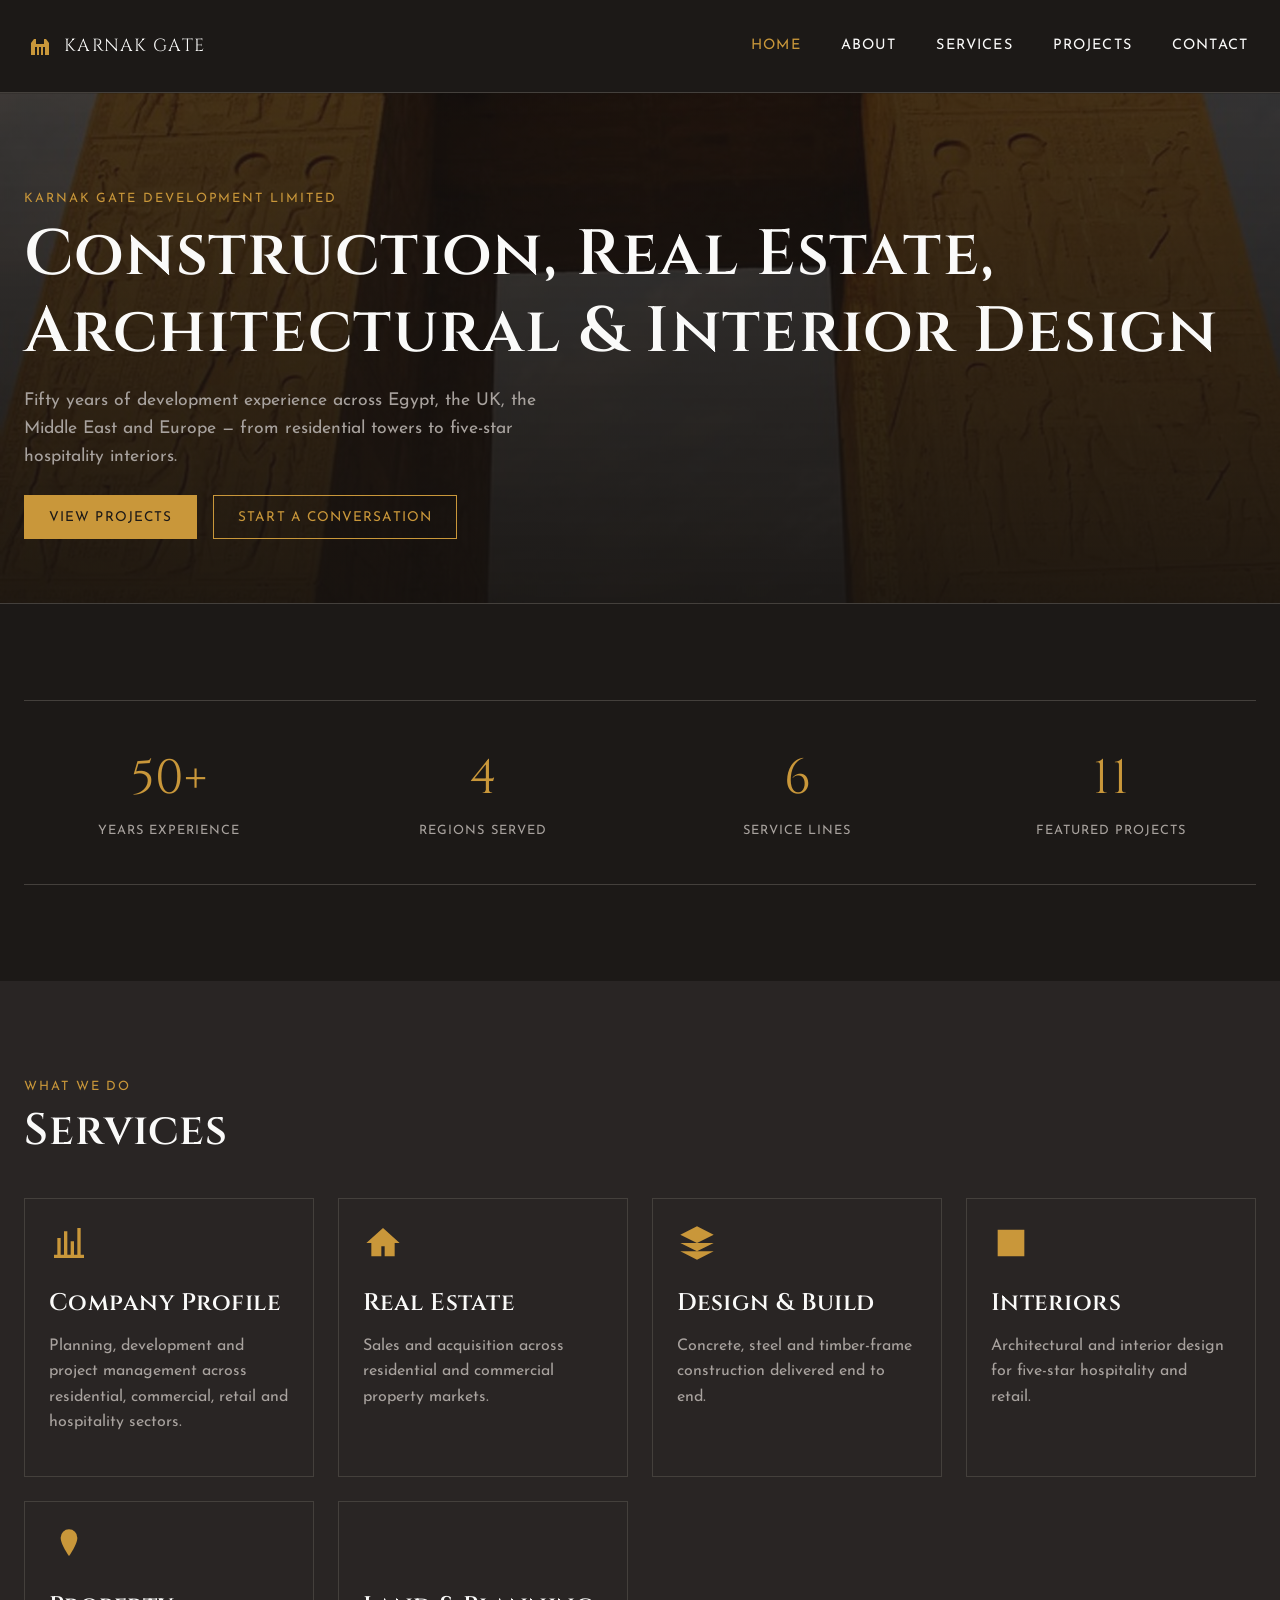
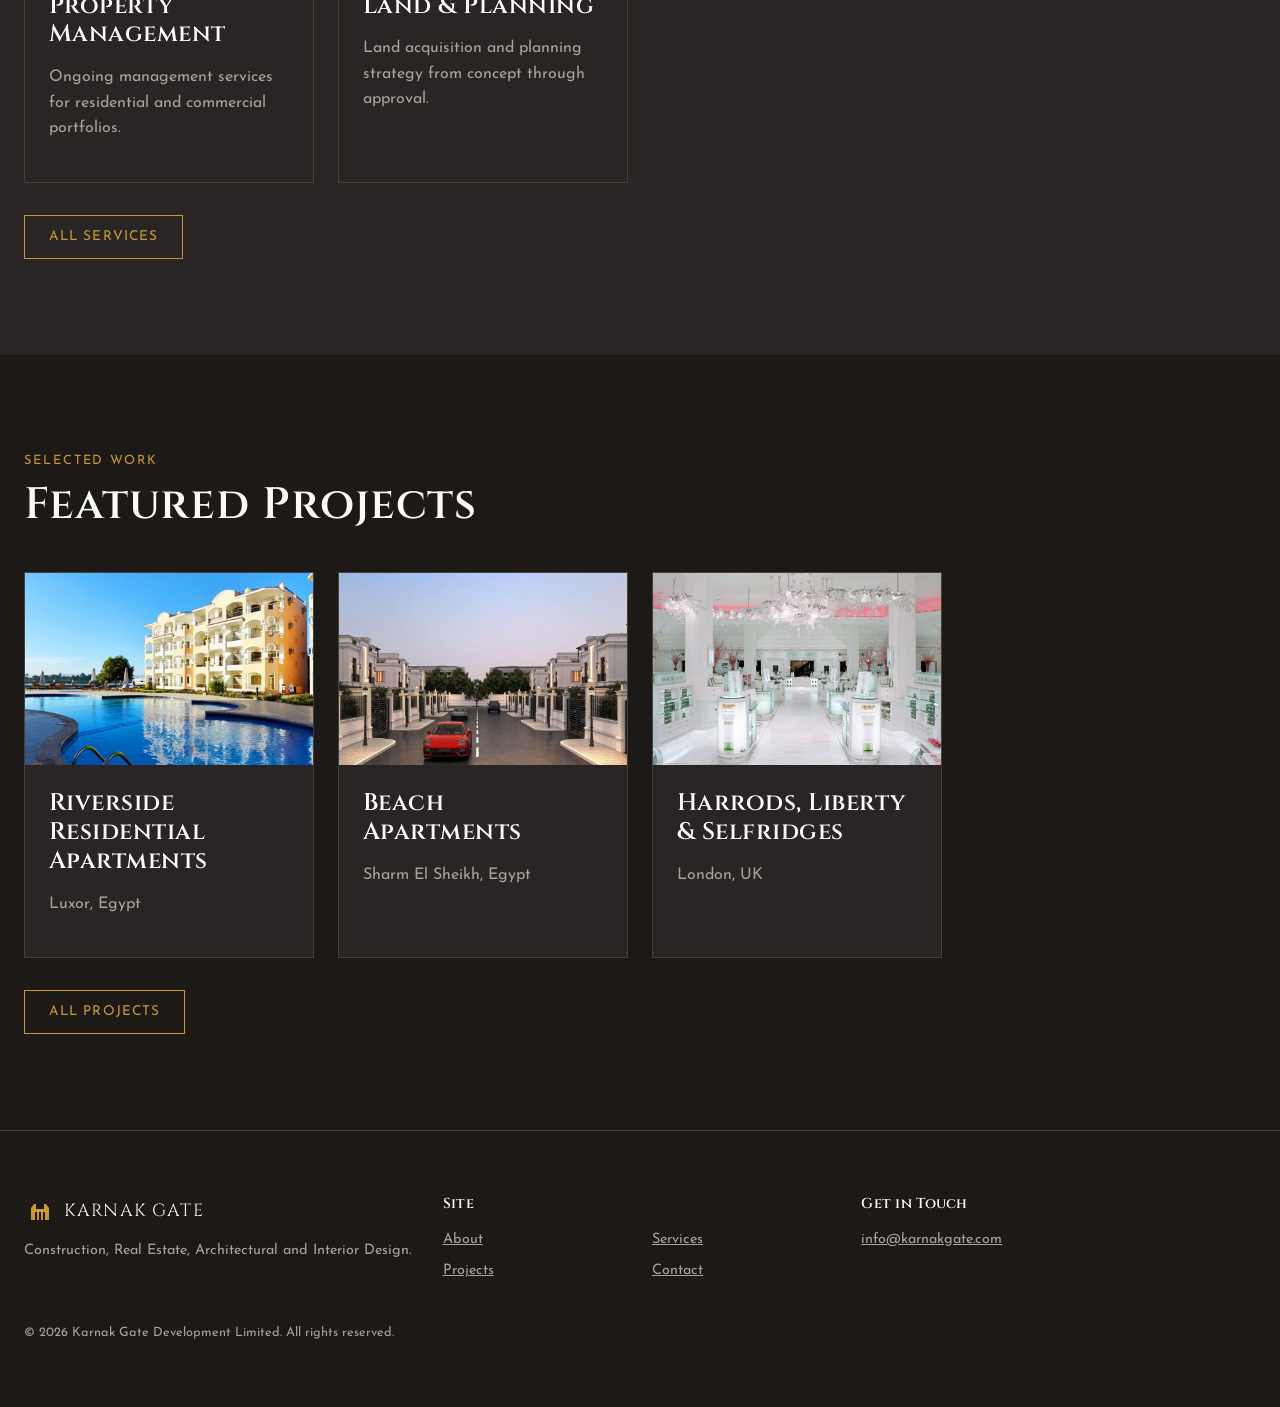
<file: index.html>
<!doctype html>
<html lang="en">
<head>
<meta charset="UTF-8">
<meta name="viewport" content="width=device-width, initial-scale=1">
<title>Karnak Gate | Construction, Real Estate & Architecture</title>
<meta name="description" content="Karnak Gate Development Limited — 50 years of construction, real estate, architectural and interior design experience across Egypt, the UK and Europe.">
<link rel="icon" href="favicon.svg" type="image/svg+xml">
<link rel="preconnect" href="https://fonts.googleapis.com">
<link rel="preconnect" href="https://fonts.gstatic.com" crossorigin>
<link href="https://fonts.googleapis.com/css2?family=Cinzel:wght@500;600;700&family=Josefin+Sans:wght@300;400;500;600&display=swap" rel="stylesheet">
<link rel="stylesheet" href="css/styles.css">
</head>
<body>
<a class="skip-link" href="#main">Skip to content</a>
<header class="site-header">
  <div class="container">
    <a class="brand" href="index.html">
      <svg viewBox="0 0 64 64" aria-hidden="true"><path d="M14 50V26l6-8h4v10h16V18h4l6 8v24h-8V34h-4v16h-4V34h-4v16h-4V34h-4v16z"/></svg>
      <span class="brand-name">KARNAK GATE</span>
    </a>
    <nav class="nav" aria-label="Primary">
      <ul class="nav-links" id="nav-links">
        <li><a href="index.html" aria-current="page">Home</a></li>
        <li><a href="about.html">About</a></li>
        <li><a href="services.html">Services</a></li>
        <li><a href="projects.html">Projects</a></li>
        <li><a href="contact.html">Contact</a></li>
      </ul>
      <button class="nav-toggle" aria-label="Toggle navigation menu" aria-expanded="false" aria-controls="nav-links">
        <svg width="20" height="20" viewBox="0 0 20 20" aria-hidden="true"><path d="M2 5h16M2 10h16M2 15h16" stroke="currentColor" stroke-width="2"/></svg>
      </button>
    </nav>
  </div>
</header>

<main id="main">
  <section class="hero" style="background-image:linear-gradient(180deg, rgba(20,17,15,0.78), rgba(20,17,15,0.94)), url('images/hero-karnak-gate.jpg');background-size:cover;background-position:center;">
    <div class="container">
      <span class="eyebrow reveal">Karnak Gate Development Limited</span>
      <h1 class="reveal">Construction, Real Estate, Architectural &amp; Interior Design</h1>
      <p class="reveal" style="max-width:560px;font-size:1.1rem;">Fifty years of development experience across Egypt, the UK, the Middle East and Europe — from residential towers to five-star hospitality interiors.</p>
      <div class="reveal" style="display:flex;gap:1rem;flex-wrap:wrap;margin-top:1.5rem;">
        <a class="btn btn-primary" href="projects.html">View Projects</a>
        <a class="btn" href="contact.html">Start a Conversation</a>
      </div>
    </div>
  </section>

  <section class="section">
    <div class="container">
      <div class="stat-strip">
        <div class="stat reveal"><span class="stat-value"><span data-count-to="50">0</span>+</span><span class="stat-label">Years Experience</span></div>
        <div class="stat reveal"><span class="stat-value"><span data-count-to="4">0</span></span><span class="stat-label">Regions Served</span></div>
        <div class="stat reveal"><span class="stat-value"><span data-count-to="6">0</span></span><span class="stat-label">Service Lines</span></div>
        <div class="stat reveal"><span class="stat-value"><span data-count-to="11">0</span></span><span class="stat-label">Featured Projects</span></div>
      </div>
    </div>
  </section>

  <section class="section section-panel">
    <div class="container">
      <div class="section-header reveal">
        <span class="eyebrow">What We Do</span>
        <h2>Services</h2>
      </div>
      <div class="card-grid">
        <div class="card reveal"><svg viewBox="0 0 24 24" aria-hidden="true"><path d="M3 21h18v-2H3v2zM5 19h2V9H5v10zm4 0h2V5H9v14zm4 0h2v-8h-2v8zm4 0h2V3h-2v16z"/></svg><h3>Company Profile</h3><p>Planning, development and project management across residential, commercial, retail and hospitality sectors.</p></div>
        <div class="card reveal"><svg viewBox="0 0 24 24" aria-hidden="true"><path d="M12 3 2 12h3v8h6v-6h2v6h6v-8h3z"/></svg><h3>Real Estate</h3><p>Sales and acquisition across residential and commercial property markets.</p></div>
        <div class="card reveal"><svg viewBox="0 0 24 24" aria-hidden="true"><path d="M12 2 2 7l10 5 10-5zM2 17l10 5 10-5M2 12l10 5 10-5"/></svg><h3>Design &amp; Build</h3><p>Concrete, steel and timber-frame construction delivered end to end.</p></div>
        <div class="card reveal"><svg viewBox="0 0 24 24" aria-hidden="true"><path d="M4 4h16v16H4zM4 12h16M12 4v16"/></svg><h3>Interiors</h3><p>Architectural and interior design for five-star hospitality and retail.</p></div>
        <div class="card reveal"><svg viewBox="0 0 24 24" aria-hidden="true"><path d="M12 2a5 5 0 0 1 5 5c0 4-5 11-5 11S7 11 7 7a5 5 0 0 1 5-5z"/></svg><h3>Property Management</h3><p>Ongoing management services for residential and commercial portfolios.</p></div>
        <div class="card reveal"><svg viewBox="0 0 24 24" aria-hidden="true"><path d="M3 13h18M3 6h18M3 20h18"/></svg><h3>Land &amp; Planning</h3><p>Land acquisition and planning strategy from concept through approval.</p></div>
      </div>
      <div style="margin-top:2rem;">
        <a class="btn" href="services.html">All Services</a>
      </div>
    </div>
  </section>

  <section class="section">
    <div class="container">
      <div class="section-header reveal">
        <span class="eyebrow">Selected Work</span>
        <h2>Featured Projects</h2>
      </div>
      <div class="card-grid">
        <div class="card reveal"><div class="card-media"><img src="images/project-riverside-luxor.jpg" alt="Riverside Residential Apartments, Luxor" loading="lazy" width="900" height="600"></div><h3>Riverside Residential Apartments</h3><p>Luxor, Egypt</p></div>
        <div class="card reveal"><div class="card-media"><img src="images/project-private-residential-hurghada.jpg" alt="Beach Apartments, Sharm El Sheikh" loading="lazy" width="900" height="600"></div><h3>Beach Apartments</h3><p>Sharm El Sheikh, Egypt</p></div>
        <div class="card reveal"><div class="card-media"><img src="images/project-harrods-liberty-selfridges.jpg" alt="Harrods, Liberty and Selfridges interior fit-out" loading="lazy" width="900" height="600"></div><h3>Harrods, Liberty &amp; Selfridges</h3><p>London, UK</p></div>
      </div>
      <div style="margin-top:2rem;">
        <a class="btn" href="projects.html">All Projects</a>
      </div>
    </div>
  </section>
</main>

<footer class="site-footer">
  <div class="container footer-grid">
    <div>
      <div class="brand" style="margin-bottom:0.75rem;">
        <svg viewBox="0 0 64 64" width="28" height="28" aria-hidden="true"><path d="M14 50V26l6-8h4v10h16V18h4l6 8v24h-8V34h-4v16h-4V34h-4v16h-4V34h-4v16z" fill="#C9973A"/></svg>
        <span class="brand-name">KARNAK GATE</span>
      </div>
      <p>Construction, Real Estate, Architectural and Interior Design.</p>
    </div>
    <div>
      <h4 style="font-size:0.9rem;color:var(--stone);">Site</h4>
      <div class="footer-links">
        <p><a href="about.html">About</a></p>
        <p><a href="services.html">Services</a></p>
        <p><a href="projects.html">Projects</a></p>
        <p><a href="contact.html">Contact</a></p>
      </div>
    </div>
    <div>
      <h4 style="font-size:0.9rem;color:var(--stone);">Get in Touch</h4>
      <p><a href="mailto:info@karnakgate.com">info@karnakgate.com</a></p>
    </div>
  </div>
  <div class="container" style="margin-top:2rem;font-size:0.8rem;">
    &copy; 2026 Karnak Gate Development Limited. All rights reserved.
  </div>
</footer>

<script src="js/main.js" defer></script>
</body>
</html>
</file>
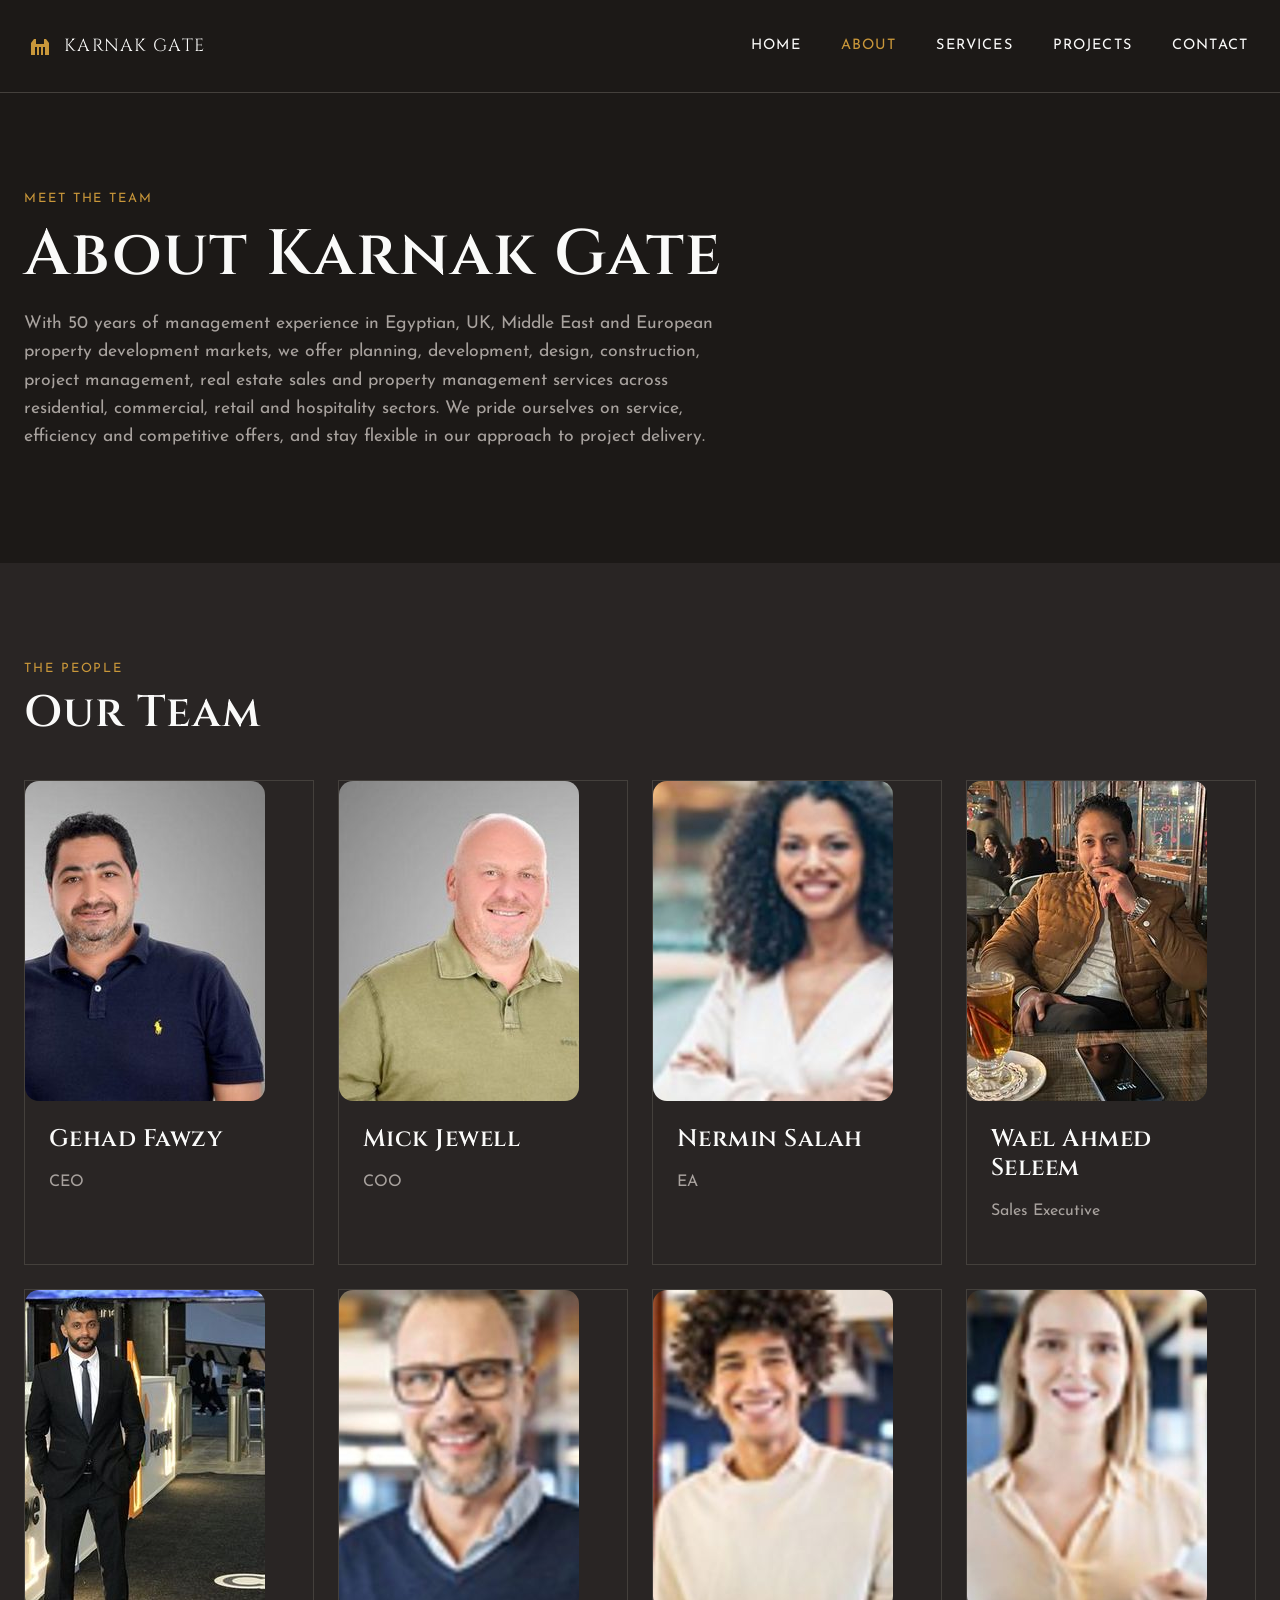
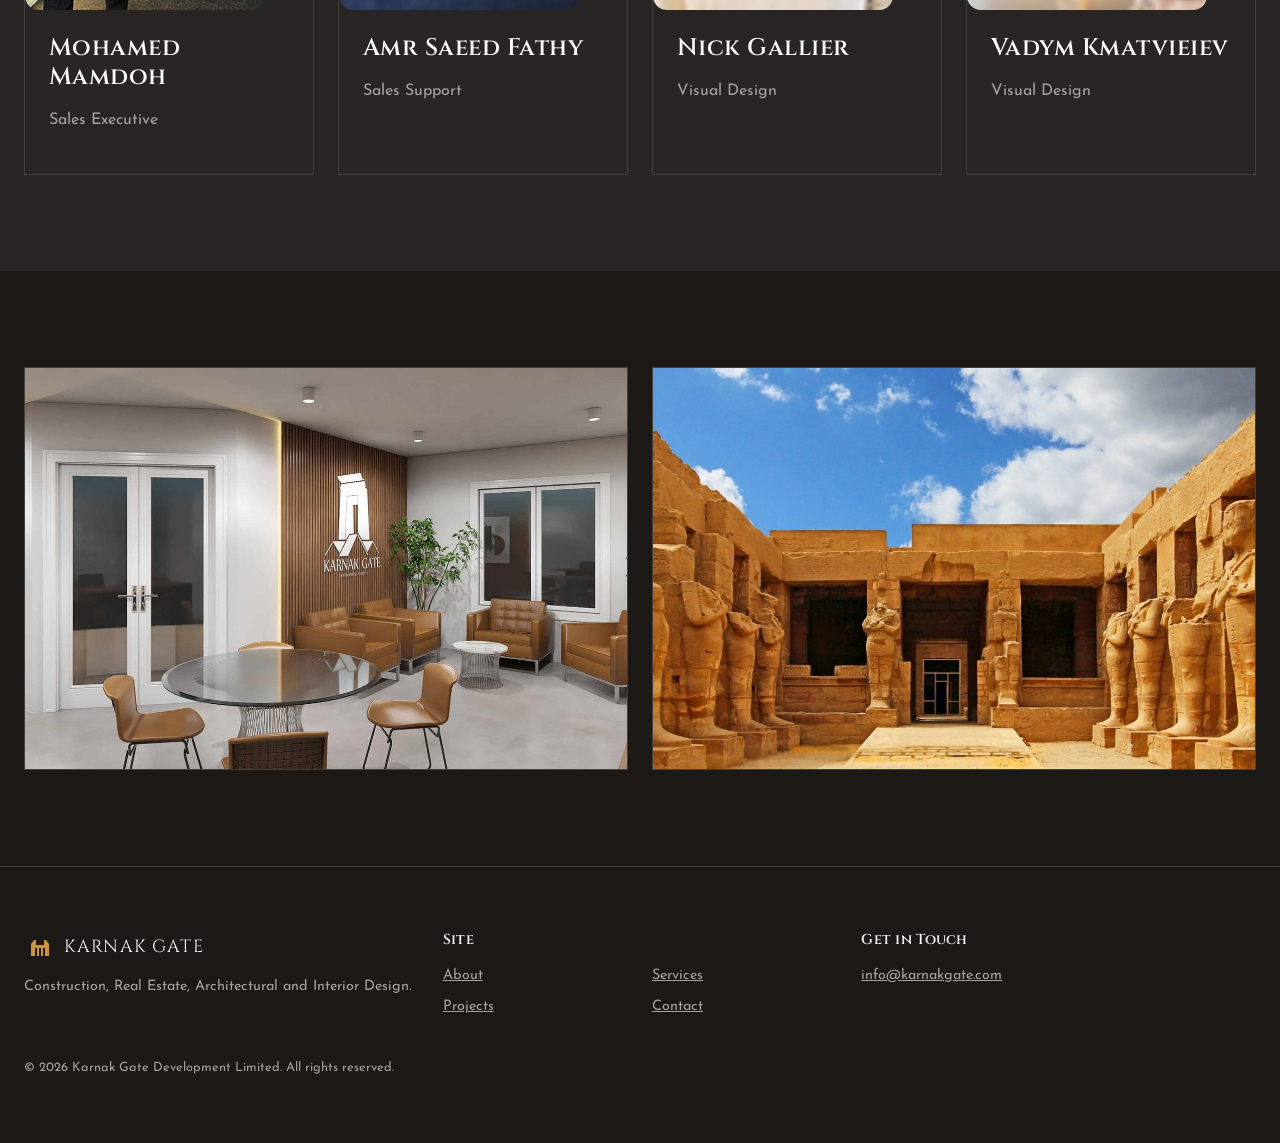
<file: about.html>
<!doctype html>
<html lang="en">
<head>
<meta charset="UTF-8">
<meta name="viewport" content="width=device-width, initial-scale=1">
<title>About | Karnak Gate</title>
<meta name="description" content="Meet the team at Karnak Gate Development Limited — 50 years of property development experience across Egypt, the UK, the Middle East and Europe.">
<link rel="icon" href="favicon.svg" type="image/svg+xml">
<link rel="preconnect" href="https://fonts.googleapis.com">
<link rel="preconnect" href="https://fonts.gstatic.com" crossorigin>
<link href="https://fonts.googleapis.com/css2?family=Cinzel:wght@500;600;700&family=Josefin+Sans:wght@300;400;500;600&display=swap" rel="stylesheet">
<link rel="stylesheet" href="css/styles.css">
</head>
<body>
<a class="skip-link" href="#main">Skip to content</a>
<header class="site-header">
  <div class="container">
    <a class="brand" href="index.html">
      <svg viewBox="0 0 64 64" aria-hidden="true"><path d="M14 50V26l6-8h4v10h16V18h4l6 8v24h-8V34h-4v16h-4V34h-4v16h-4V34h-4v16z"/></svg>
      <span class="brand-name">KARNAK GATE</span>
    </a>
    <nav class="nav" aria-label="Primary">
      <ul class="nav-links" id="nav-links">
        <li><a href="index.html">Home</a></li>
        <li><a href="about.html" aria-current="page">About</a></li>
        <li><a href="services.html">Services</a></li>
        <li><a href="projects.html">Projects</a></li>
        <li><a href="contact.html">Contact</a></li>
      </ul>
      <button class="nav-toggle" aria-label="Toggle navigation menu" aria-expanded="false" aria-controls="nav-links">
        <svg width="20" height="20" viewBox="0 0 20 20" aria-hidden="true"><path d="M2 5h16M2 10h16M2 15h16" stroke="currentColor" stroke-width="2"/></svg>
      </button>
    </nav>
  </div>
</header>

<main id="main">
  <section class="section">
    <div class="container">
      <span class="eyebrow reveal">Meet the Team</span>
      <h1 class="reveal">About Karnak Gate</h1>
      <p class="reveal" style="max-width:720px;font-size:1.1rem;">With 50 years of management experience in Egyptian, UK, Middle East and European property development markets, we offer planning, development, design, construction, project management, real estate sales and property management services across residential, commercial, retail and hospitality sectors. We pride ourselves on service, efficiency and competitive offers, and stay flexible in our approach to project delivery.</p>
    </div>
  </section>

  <section class="section section-panel">
    <div class="container">
      <div class="section-header reveal">
        <span class="eyebrow">The People</span>
        <h2>Our Team</h2>
      </div>
      <div class="card-grid">
        <div class="card reveal"><img class="team-photo" src="images/team-gehad-fawzy.jpg" alt="Gehad Fawzy" loading="lazy" width="320" height="320"><h3>Gehad Fawzy</h3><p>CEO</p></div>
        <div class="card reveal"><img class="team-photo" src="images/team-mick-jewell.jpg" alt="Mick Jewell" loading="lazy" width="320" height="320"><h3>Mick Jewell</h3><p>COO</p></div>
        <div class="card reveal"><img class="team-photo" src="images/team-nermin-salah.jpg" alt="Nermin Salah" loading="lazy" width="320" height="320"><h3>Nermin Salah</h3><p>EA</p></div>
        <div class="card reveal"><img class="team-photo" src="images/team-wael-ahmed-seleem.jpg" alt="Wael Ahmed Seleem" loading="lazy" width="320" height="320"><h3>Wael Ahmed Seleem</h3><p>Sales Executive</p></div>
        <div class="card reveal"><img class="team-photo" src="images/team-mohamed-mamdoh.jpg" alt="Mohamed Mamdoh" loading="lazy" width="320" height="320"><h3>Mohamed Mamdoh</h3><p>Sales Executive</p></div>
        <div class="card reveal"><img class="team-photo" src="images/team-amr-saeed-fathy.jpg" alt="Amr Saeed Fathy" loading="lazy" width="320" height="320"><h3>Amr Saeed Fathy</h3><p>Sales Support</p></div>
        <div class="card reveal"><img class="team-photo" src="images/team-nick-gallier.jpg" alt="Nick Gallier" loading="lazy" width="320" height="320"><h3>Nick Gallier</h3><p>Visual Design</p></div>
        <div class="card reveal"><img class="team-photo" src="images/team-vadym-kmatvieiev.jpg" alt="Vadym Kmatvieiev" loading="lazy" width="320" height="320"><h3>Vadym Kmatvieiev</h3><p>Visual Design</p></div>
      </div>
    </div>
  </section>

  <section class="section">
    <div class="container">
      <div class="card-grid" style="grid-template-columns: repeat(auto-fit, minmax(320px, 1fr));">
        <div class="card reveal"><div class="card-media" style="margin:calc(-1 * var(--space-3));"><img src="images/about-office.jpg" alt="Karnak Gate office interior" loading="lazy" width="1200" height="800"></div></div>
        <div class="card reveal"><div class="card-media" style="margin:calc(-1 * var(--space-3));"><img src="images/about-temple.jpg" alt="Karnak Temple, Egypt" loading="lazy" width="1200" height="800"></div></div>
      </div>
    </div>
  </section>
</main>

<footer class="site-footer">
  <div class="container footer-grid">
    <div>
      <div class="brand" style="margin-bottom:0.75rem;">
        <svg viewBox="0 0 64 64" width="28" height="28" aria-hidden="true"><path d="M14 50V26l6-8h4v10h16V18h4l6 8v24h-8V34h-4v16h-4V34h-4v16h-4V34h-4v16z" fill="#C9973A"/></svg>
        <span class="brand-name">KARNAK GATE</span>
      </div>
      <p>Construction, Real Estate, Architectural and Interior Design.</p>
    </div>
    <div>
      <h4 style="font-size:0.9rem;color:var(--stone);">Site</h4>
      <div class="footer-links">
        <p><a href="about.html">About</a></p>
        <p><a href="services.html">Services</a></p>
        <p><a href="projects.html">Projects</a></p>
        <p><a href="contact.html">Contact</a></p>
      </div>
    </div>
    <div>
      <h4 style="font-size:0.9rem;color:var(--stone);">Get in Touch</h4>
      <p><a href="mailto:info@karnakgate.com">info@karnakgate.com</a></p>
    </div>
  </div>
  <div class="container" style="margin-top:2rem;font-size:0.8rem;">
    &copy; 2026 Karnak Gate Development Limited. All rights reserved.
  </div>
</footer>

<script src="js/main.js" defer></script>
</body>
</html>
</file>
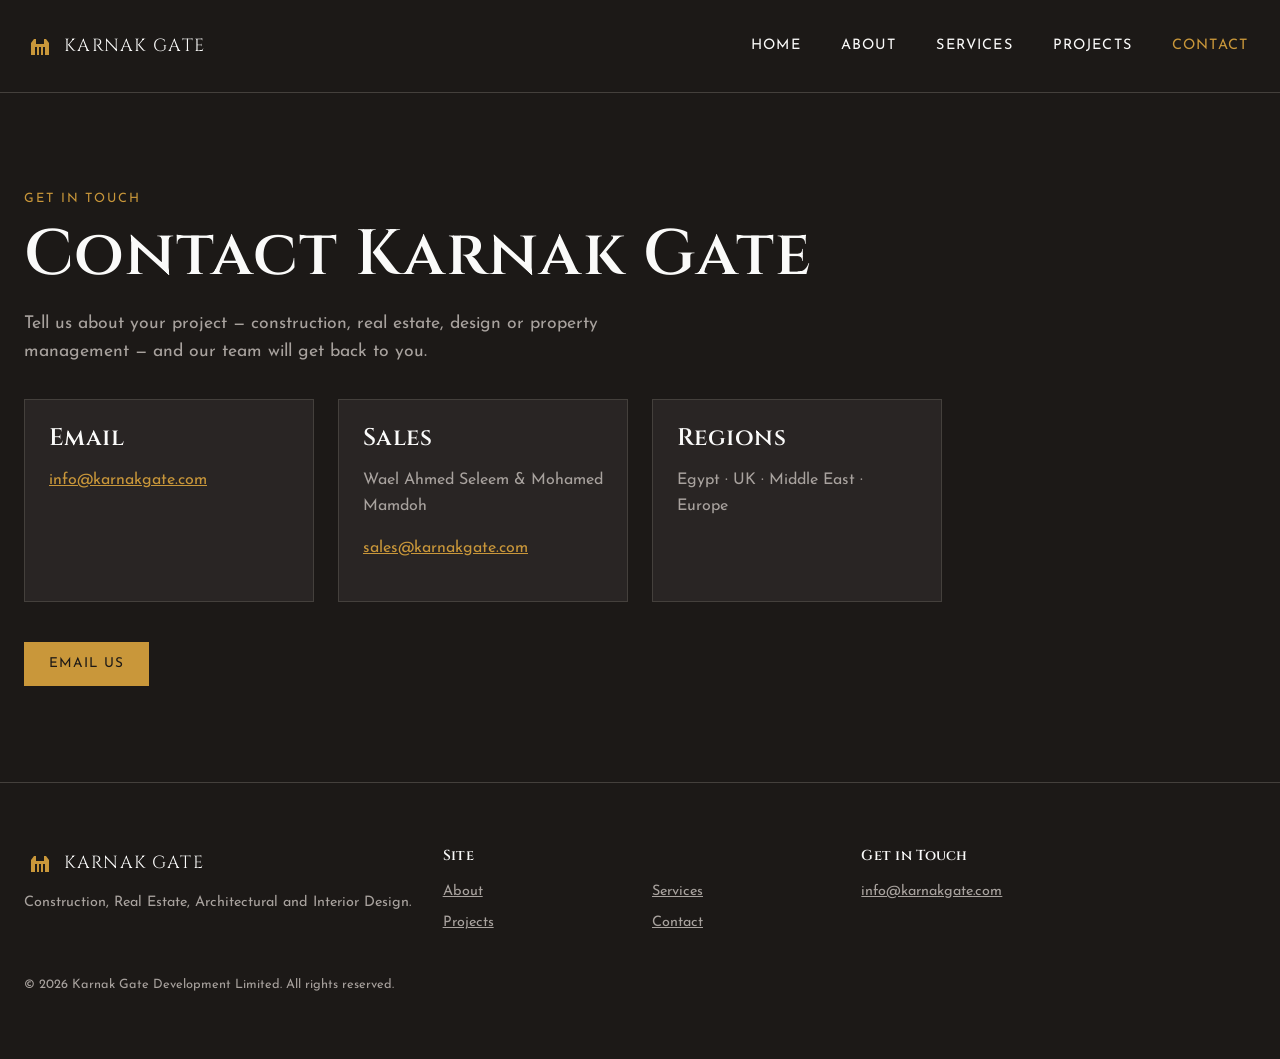
<file: contact.html>
<!doctype html>
<html lang="en">
<head>
<meta charset="UTF-8">
<meta name="viewport" content="width=device-width, initial-scale=1">
<title>Contact | Karnak Gate</title>
<meta name="description" content="Get in touch with Karnak Gate Development Limited.">
<link rel="icon" href="favicon.svg" type="image/svg+xml">
<link rel="preconnect" href="https://fonts.googleapis.com">
<link rel="preconnect" href="https://fonts.gstatic.com" crossorigin>
<link href="https://fonts.googleapis.com/css2?family=Cinzel:wght@500;600;700&family=Josefin+Sans:wght@300;400;500;600&display=swap" rel="stylesheet">
<link rel="stylesheet" href="css/styles.css">
</head>
<body>
<a class="skip-link" href="#main">Skip to content</a>
<header class="site-header">
  <div class="container">
    <a class="brand" href="index.html">
      <svg viewBox="0 0 64 64" aria-hidden="true"><path d="M14 50V26l6-8h4v10h16V18h4l6 8v24h-8V34h-4v16h-4V34h-4v16h-4V34h-4v16z"/></svg>
      <span class="brand-name">KARNAK GATE</span>
    </a>
    <nav class="nav" aria-label="Primary">
      <ul class="nav-links" id="nav-links">
        <li><a href="index.html">Home</a></li>
        <li><a href="about.html">About</a></li>
        <li><a href="services.html">Services</a></li>
        <li><a href="projects.html">Projects</a></li>
        <li><a href="contact.html" aria-current="page">Contact</a></li>
      </ul>
      <button class="nav-toggle" aria-label="Toggle navigation menu" aria-expanded="false" aria-controls="nav-links">
        <svg width="20" height="20" viewBox="0 0 20 20" aria-hidden="true"><path d="M2 5h16M2 10h16M2 15h16" stroke="currentColor" stroke-width="2"/></svg>
      </button>
    </nav>
  </div>
</header>

<main id="main">
  <section class="section">
    <div class="container">
      <span class="eyebrow reveal">Get In Touch</span>
      <h1 class="reveal">Contact Karnak Gate</h1>
      <p class="reveal" style="max-width:640px;font-size:1.1rem;">Tell us about your project — construction, real estate, design or property management — and our team will get back to you.</p>

      <div class="card-grid" style="margin-top:2rem;">
        <div class="card reveal">
          <h3>Email</h3>
          <p><a href="mailto:info@karnakgate.com">info@karnakgate.com</a></p>
        </div>
        <div class="card reveal">
          <h3>Sales</h3>
          <p>Wael Ahmed Seleem &amp; Mohamed Mamdoh</p>
          <p><a href="mailto:sales@karnakgate.com">sales@karnakgate.com</a></p>
        </div>
        <div class="card reveal">
          <h3>Regions</h3>
          <p>Egypt &middot; UK &middot; Middle East &middot; Europe</p>
        </div>
      </div>

      <div class="reveal" style="margin-top:2.5rem;">
        <a class="btn btn-primary" href="mailto:info@karnakgate.com">Email Us</a>
      </div>
    </div>
  </section>
</main>

<footer class="site-footer">
  <div class="container footer-grid">
    <div>
      <div class="brand" style="margin-bottom:0.75rem;">
        <svg viewBox="0 0 64 64" width="28" height="28" aria-hidden="true"><path d="M14 50V26l6-8h4v10h16V18h4l6 8v24h-8V34h-4v16h-4V34h-4v16h-4V34h-4v16z" fill="#C9973A"/></svg>
        <span class="brand-name">KARNAK GATE</span>
      </div>
      <p>Construction, Real Estate, Architectural and Interior Design.</p>
    </div>
    <div>
      <h4 style="font-size:0.9rem;color:var(--stone);">Site</h4>
      <div class="footer-links">
        <p><a href="about.html">About</a></p>
        <p><a href="services.html">Services</a></p>
        <p><a href="projects.html">Projects</a></p>
        <p><a href="contact.html">Contact</a></p>
      </div>
    </div>
    <div>
      <h4 style="font-size:0.9rem;color:var(--stone);">Get in Touch</h4>
      <p><a href="mailto:info@karnakgate.com">info@karnakgate.com</a></p>
    </div>
  </div>
  <div class="container" style="margin-top:2rem;font-size:0.8rem;">
    &copy; 2026 Karnak Gate Development Limited. All rights reserved.
  </div>
</footer>

<script src="js/main.js" defer></script>
</body>
</html>
</file>
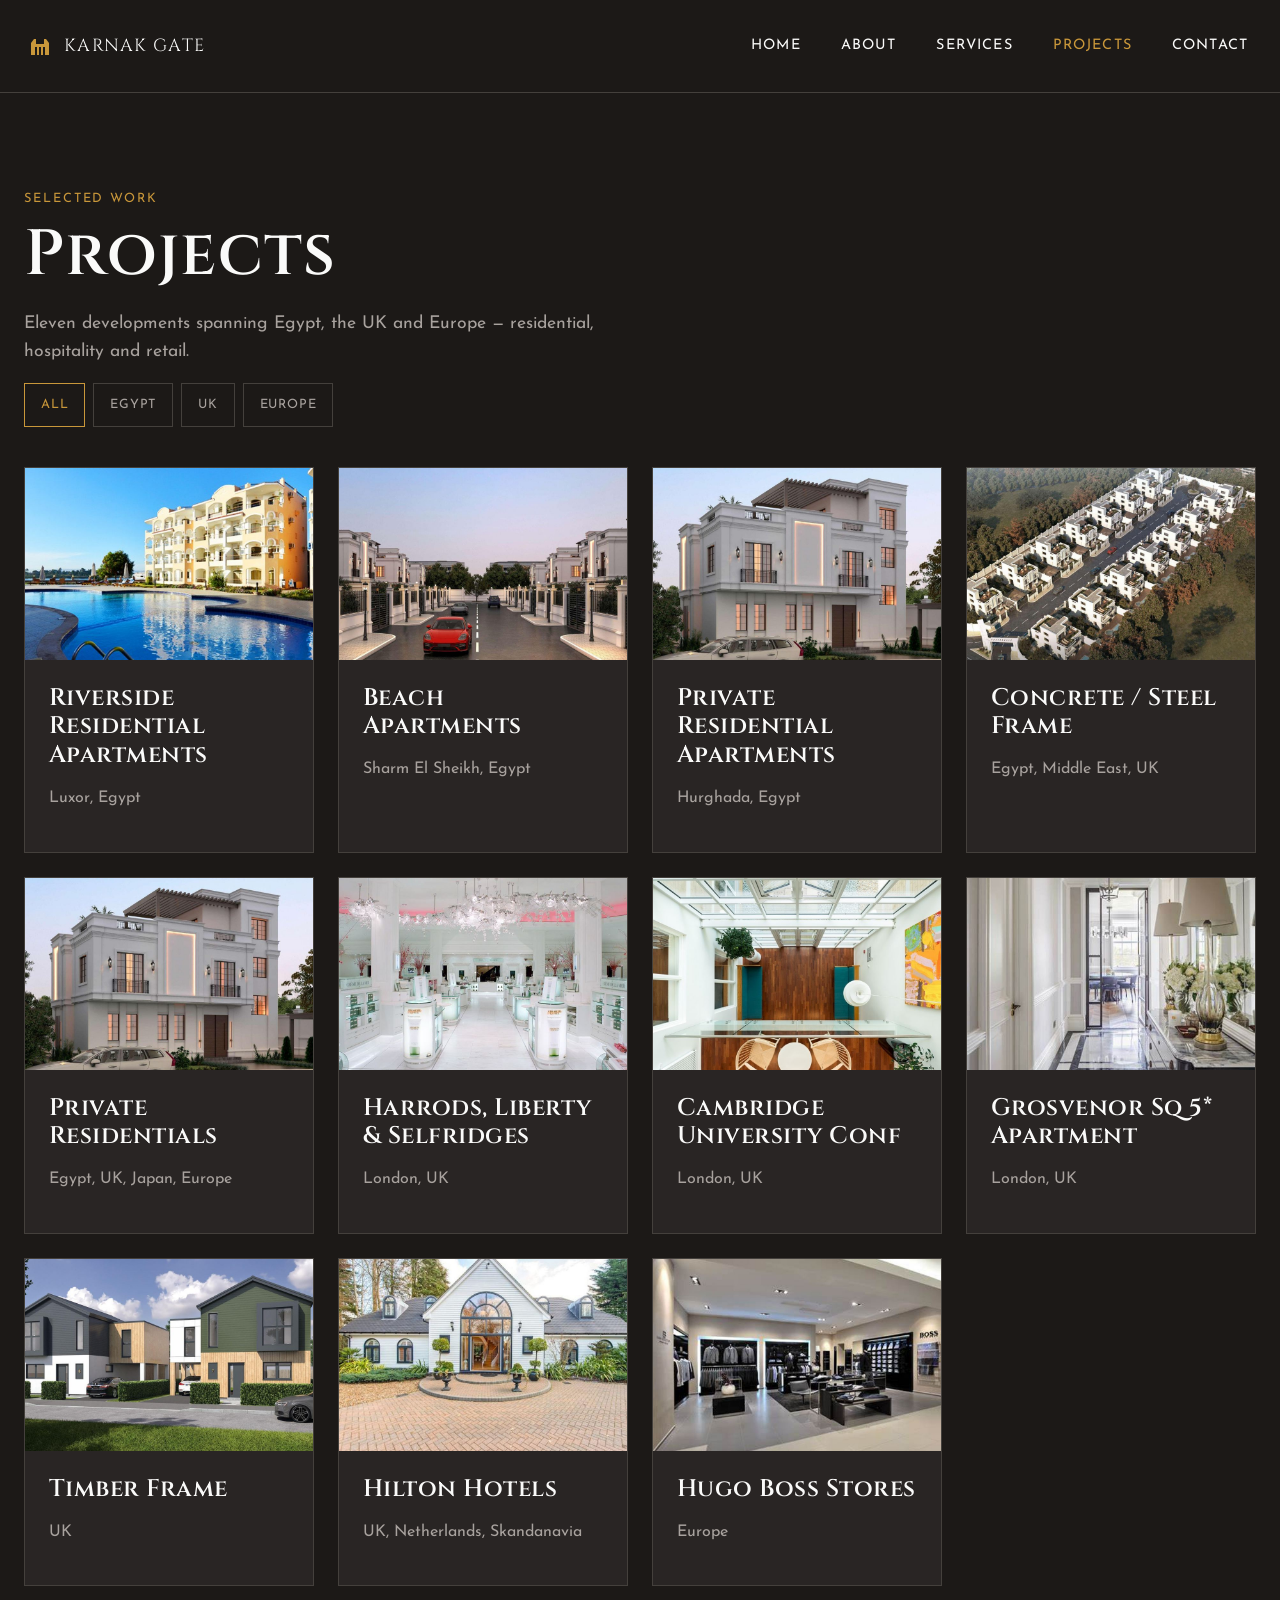
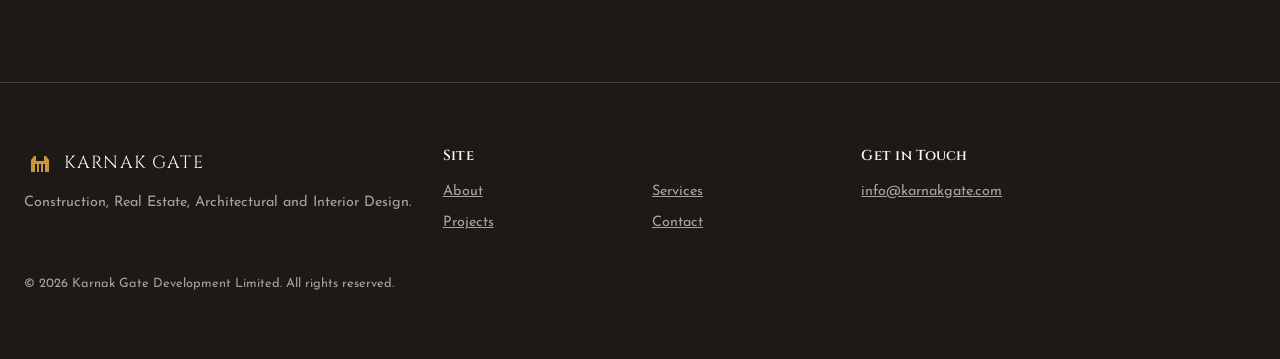
<file: projects.html>
<!doctype html>
<html lang="en">
<head>
<meta charset="UTF-8">
<meta name="viewport" content="width=device-width, initial-scale=1">
<title>Projects | Karnak Gate</title>
<meta name="description" content="Karnak Gate project portfolio across Egypt, the UK and Europe — residential, hospitality and retail developments.">
<link rel="icon" href="favicon.svg" type="image/svg+xml">
<link rel="preconnect" href="https://fonts.googleapis.com">
<link rel="preconnect" href="https://fonts.gstatic.com" crossorigin>
<link href="https://fonts.googleapis.com/css2?family=Cinzel:wght@500;600;700&family=Josefin+Sans:wght@300;400;500;600&display=swap" rel="stylesheet">
<link rel="stylesheet" href="css/styles.css">
</head>
<body>
<a class="skip-link" href="#main">Skip to content</a>
<header class="site-header">
  <div class="container">
    <a class="brand" href="index.html">
      <svg viewBox="0 0 64 64" aria-hidden="true"><path d="M14 50V26l6-8h4v10h16V18h4l6 8v24h-8V34h-4v16h-4V34h-4v16h-4V34h-4v16z"/></svg>
      <span class="brand-name">KARNAK GATE</span>
    </a>
    <nav class="nav" aria-label="Primary">
      <ul class="nav-links" id="nav-links">
        <li><a href="index.html">Home</a></li>
        <li><a href="about.html">About</a></li>
        <li><a href="services.html">Services</a></li>
        <li><a href="projects.html" aria-current="page">Projects</a></li>
        <li><a href="contact.html">Contact</a></li>
      </ul>
      <button class="nav-toggle" aria-label="Toggle navigation menu" aria-expanded="false" aria-controls="nav-links">
        <svg width="20" height="20" viewBox="0 0 20 20" aria-hidden="true"><path d="M2 5h16M2 10h16M2 15h16" stroke="currentColor" stroke-width="2"/></svg>
      </button>
    </nav>
  </div>
</header>

<main id="main">
  <section class="section">
    <div class="container">
      <span class="eyebrow reveal">Selected Work</span>
      <h1 class="reveal">Projects</h1>
      <p class="reveal" style="max-width:640px;font-size:1.1rem;">Eleven developments spanning Egypt, the UK and Europe — residential, hospitality and retail.</p>

      <div class="filter-bar reveal" role="group" aria-label="Filter projects by region">
        <button class="filter-chip" data-filter="all" aria-pressed="true">All</button>
        <button class="filter-chip" data-filter="Egypt" aria-pressed="false">Egypt</button>
        <button class="filter-chip" data-filter="UK" aria-pressed="false">UK</button>
        <button class="filter-chip" data-filter="Europe" aria-pressed="false">Europe</button>
      </div>

      <div class="card-grid">
        <div class="card reveal" data-project-region="Egypt"><div class="card-media"><img src="images/project-riverside-luxor.jpg" alt="Riverside Residential Apartments, Luxor" loading="lazy" width="900" height="600"></div><h3>Riverside Residential Apartments</h3><p>Luxor, Egypt</p></div>
        <div class="card reveal" data-project-region="Egypt"><div class="card-media"><img src="images/project-private-residential-hurghada.jpg" alt="Beach Apartments, Sharm El Sheikh" loading="lazy" width="900" height="600"></div><h3>Beach Apartments</h3><p>Sharm El Sheikh, Egypt</p></div>
        <div class="card reveal" data-project-region="Egypt"><div class="card-media"><img src="images/project-private-residentials.jpg" alt="Private Residential Apartments, Hurghada" loading="lazy" width="900" height="600"></div><h3>Private Residential Apartments</h3><p>Hurghada, Egypt</p></div>
        <div class="card reveal" data-project-region="Egypt UK"><div class="card-media"><img src="images/project-concrete-steel-frame.jpg" alt="Concrete and steel frame development" loading="lazy" width="900" height="600"></div><h3>Concrete / Steel Frame</h3><p>Egypt, Middle East, UK</p></div>
        <div class="card reveal" data-project-region="Egypt UK Europe"><div class="card-media"><img src="images/project-private-residentials.jpg" alt="Private residential development" loading="lazy" width="900" height="600"></div><h3>Private Residentials</h3><p>Egypt, UK, Japan, Europe</p></div>
        <div class="card reveal" data-project-region="UK"><div class="card-media"><img src="images/project-harrods-liberty-selfridges.jpg" alt="Harrods, Liberty and Selfridges interior fit-out" loading="lazy" width="900" height="600"></div><h3>Harrods, Liberty &amp; Selfridges</h3><p>London, UK</p></div>
        <div class="card reveal" data-project-region="UK"><div class="card-media"><img src="images/project-cambridge-university.jpg" alt="Cambridge University conference facility interior" loading="lazy" width="900" height="600"></div><h3>Cambridge University Conf</h3><p>London, UK</p></div>
        <div class="card reveal" data-project-region="UK"><div class="card-media"><img src="images/project-grosvenor-sq.jpg" alt="Grosvenor Square 5-star apartment interior" loading="lazy" width="900" height="600"></div><h3>Grosvenor Sq 5* Apartment</h3><p>London, UK</p></div>
        <div class="card reveal" data-project-region="UK"><div class="card-media"><img src="images/project-timber-frame.jpg" alt="Timber frame construction, UK" loading="lazy" width="900" height="600"></div><h3>Timber Frame</h3><p>UK</p></div>
        <div class="card reveal" data-project-region="UK Europe"><div class="card-media"><img src="images/project-hilton-hotels.jpg" alt="Hilton Hotels development" loading="lazy" width="900" height="600"></div><h3>Hilton Hotels</h3><p>UK, Netherlands, Skandanavia</p></div>
        <div class="card reveal" data-project-region="Europe"><div class="card-media"><img src="images/project-hugo-boss.jpg" alt="Hugo Boss store fit-out, Europe" loading="lazy" width="900" height="600"></div><h3>Hugo Boss Stores</h3><p>Europe</p></div>
      </div>
    </div>
  </section>
</main>

<footer class="site-footer">
  <div class="container footer-grid">
    <div>
      <div class="brand" style="margin-bottom:0.75rem;">
        <svg viewBox="0 0 64 64" width="28" height="28" aria-hidden="true"><path d="M14 50V26l6-8h4v10h16V18h4l6 8v24h-8V34h-4v16h-4V34h-4v16h-4V34h-4v16z" fill="#C9973A"/></svg>
        <span class="brand-name">KARNAK GATE</span>
      </div>
      <p>Construction, Real Estate, Architectural and Interior Design.</p>
    </div>
    <div>
      <h4 style="font-size:0.9rem;color:var(--stone);">Site</h4>
      <div class="footer-links">
        <p><a href="about.html">About</a></p>
        <p><a href="services.html">Services</a></p>
        <p><a href="projects.html">Projects</a></p>
        <p><a href="contact.html">Contact</a></p>
      </div>
    </div>
    <div>
      <h4 style="font-size:0.9rem;color:var(--stone);">Get in Touch</h4>
      <p><a href="mailto:info@karnakgate.com">info@karnakgate.com</a></p>
    </div>
  </div>
  <div class="container" style="margin-top:2rem;font-size:0.8rem;">
    &copy; 2026 Karnak Gate Development Limited. All rights reserved.
  </div>
</footer>

<script src="js/main.js" defer></script>
</body>
</html>
</file>
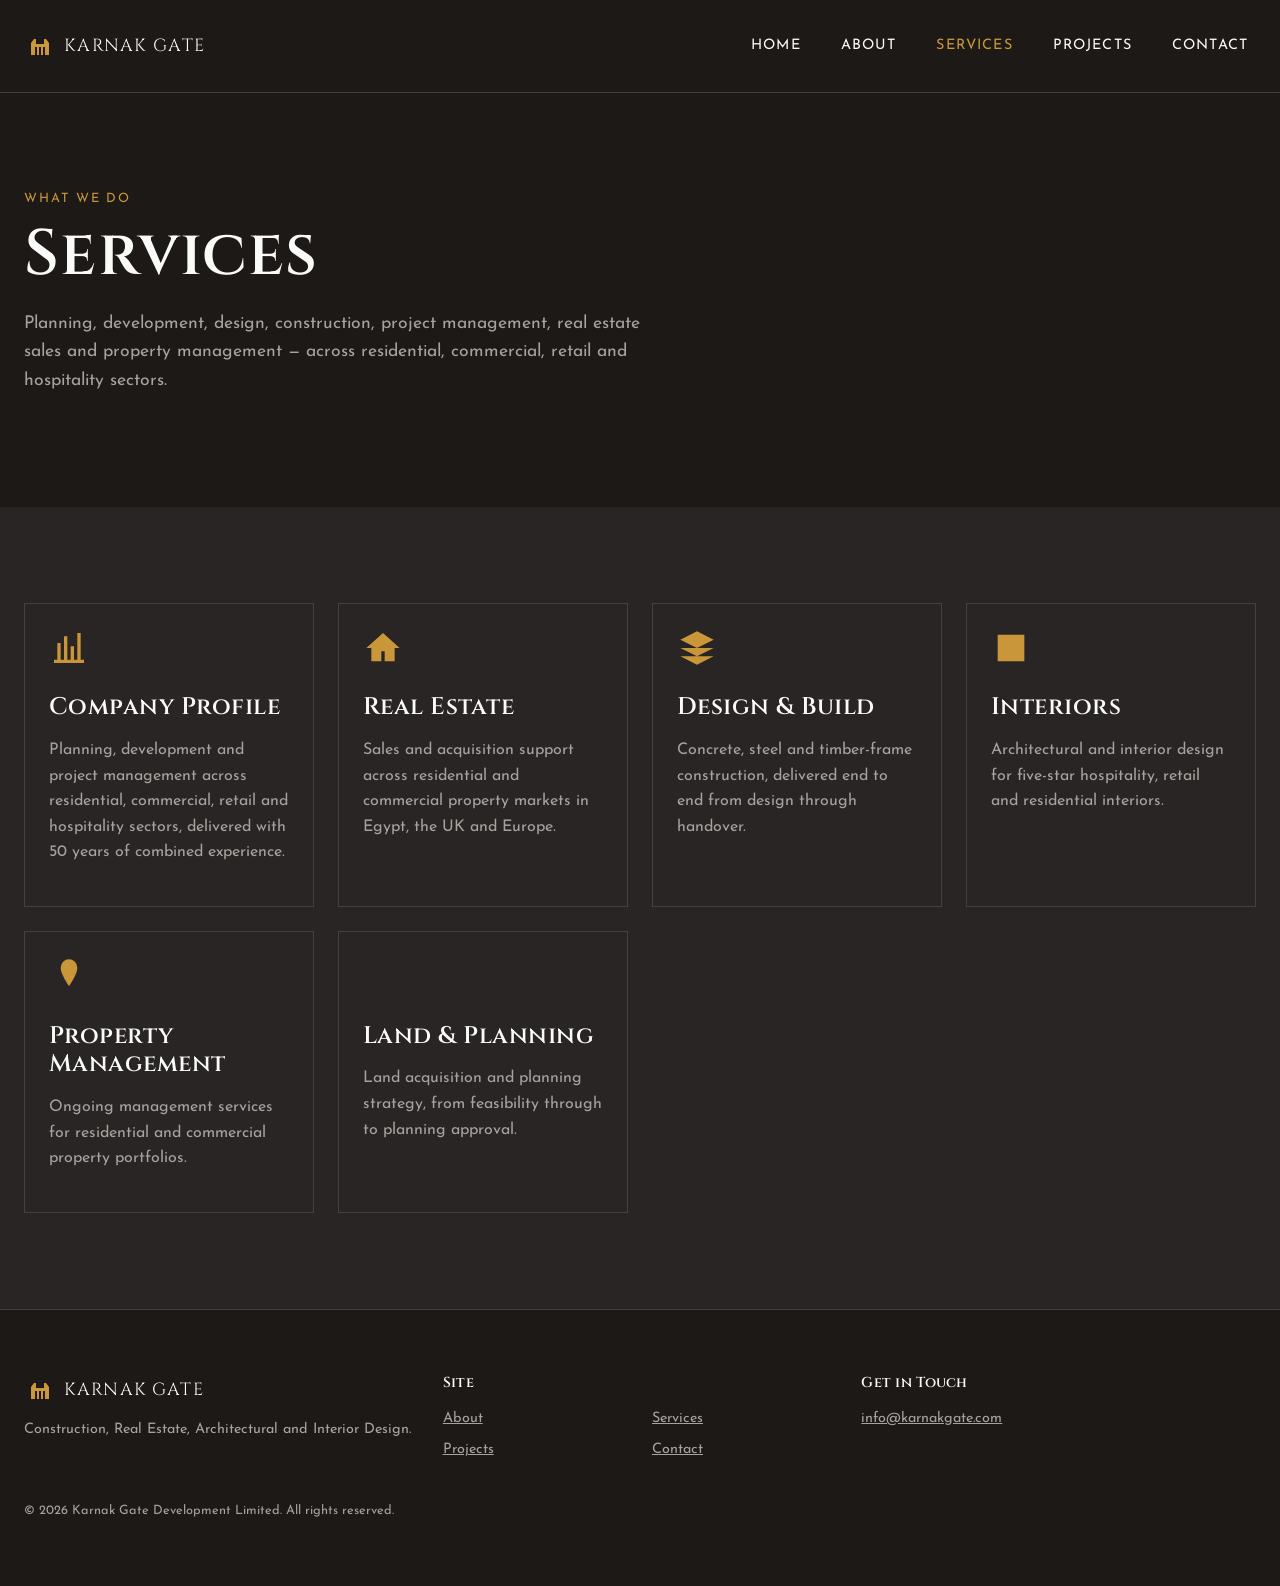
<file: services.html>
<!doctype html>
<html lang="en">
<head>
<meta charset="UTF-8">
<meta name="viewport" content="width=device-width, initial-scale=1">
<title>Services | Karnak Gate</title>
<meta name="description" content="Karnak Gate services: company profile, real estate, design and build, interiors, property management, land and planning.">
<link rel="icon" href="favicon.svg" type="image/svg+xml">
<link rel="preconnect" href="https://fonts.googleapis.com">
<link rel="preconnect" href="https://fonts.gstatic.com" crossorigin>
<link href="https://fonts.googleapis.com/css2?family=Cinzel:wght@500;600;700&family=Josefin+Sans:wght@300;400;500;600&display=swap" rel="stylesheet">
<link rel="stylesheet" href="css/styles.css">
</head>
<body>
<a class="skip-link" href="#main">Skip to content</a>
<header class="site-header">
  <div class="container">
    <a class="brand" href="index.html">
      <svg viewBox="0 0 64 64" aria-hidden="true"><path d="M14 50V26l6-8h4v10h16V18h4l6 8v24h-8V34h-4v16h-4V34h-4v16h-4V34h-4v16z"/></svg>
      <span class="brand-name">KARNAK GATE</span>
    </a>
    <nav class="nav" aria-label="Primary">
      <ul class="nav-links" id="nav-links">
        <li><a href="index.html">Home</a></li>
        <li><a href="about.html">About</a></li>
        <li><a href="services.html" aria-current="page">Services</a></li>
        <li><a href="projects.html">Projects</a></li>
        <li><a href="contact.html">Contact</a></li>
      </ul>
      <button class="nav-toggle" aria-label="Toggle navigation menu" aria-expanded="false" aria-controls="nav-links">
        <svg width="20" height="20" viewBox="0 0 20 20" aria-hidden="true"><path d="M2 5h16M2 10h16M2 15h16" stroke="currentColor" stroke-width="2"/></svg>
      </button>
    </nav>
  </div>
</header>

<main id="main">
  <section class="section">
    <div class="container">
      <span class="eyebrow reveal">What We Do</span>
      <h1 class="reveal">Services</h1>
      <p class="reveal" style="max-width:640px;font-size:1.1rem;">Planning, development, design, construction, project management, real estate sales and property management — across residential, commercial, retail and hospitality sectors.</p>
    </div>
  </section>

  <section class="section section-panel">
    <div class="container">
      <div class="card-grid">
        <div class="card reveal"><svg viewBox="0 0 24 24" aria-hidden="true"><path d="M3 21h18v-2H3v2zM5 19h2V9H5v10zm4 0h2V5H9v14zm4 0h2v-8h-2v8zm4 0h2V3h-2v16z"/></svg><h3>Company Profile</h3><p>Planning, development and project management across residential, commercial, retail and hospitality sectors, delivered with 50 years of combined experience.</p></div>
        <div class="card reveal"><svg viewBox="0 0 24 24" aria-hidden="true"><path d="M12 3 2 12h3v8h6v-6h2v6h6v-8h3z"/></svg><h3>Real Estate</h3><p>Sales and acquisition support across residential and commercial property markets in Egypt, the UK and Europe.</p></div>
        <div class="card reveal"><svg viewBox="0 0 24 24" aria-hidden="true"><path d="M12 2 2 7l10 5 10-5zM2 17l10 5 10-5M2 12l10 5 10-5"/></svg><h3>Design &amp; Build</h3><p>Concrete, steel and timber-frame construction, delivered end to end from design through handover.</p></div>
        <div class="card reveal"><svg viewBox="0 0 24 24" aria-hidden="true"><path d="M4 4h16v16H4zM4 12h16M12 4v16"/></svg><h3>Interiors</h3><p>Architectural and interior design for five-star hospitality, retail and residential interiors.</p></div>
        <div class="card reveal"><svg viewBox="0 0 24 24" aria-hidden="true"><path d="M12 2a5 5 0 0 1 5 5c0 4-5 11-5 11S7 11 7 7a5 5 0 0 1 5-5z"/></svg><h3>Property Management</h3><p>Ongoing management services for residential and commercial property portfolios.</p></div>
        <div class="card reveal"><svg viewBox="0 0 24 24" aria-hidden="true"><path d="M3 13h18M3 6h18M3 20h18"/></svg><h3>Land &amp; Planning</h3><p>Land acquisition and planning strategy, from feasibility through to planning approval.</p></div>
      </div>
    </div>
  </section>
</main>

<footer class="site-footer">
  <div class="container footer-grid">
    <div>
      <div class="brand" style="margin-bottom:0.75rem;">
        <svg viewBox="0 0 64 64" width="28" height="28" aria-hidden="true"><path d="M14 50V26l6-8h4v10h16V18h4l6 8v24h-8V34h-4v16h-4V34h-4v16h-4V34h-4v16z" fill="#C9973A"/></svg>
        <span class="brand-name">KARNAK GATE</span>
      </div>
      <p>Construction, Real Estate, Architectural and Interior Design.</p>
    </div>
    <div>
      <h4 style="font-size:0.9rem;color:var(--stone);">Site</h4>
      <div class="footer-links">
        <p><a href="about.html">About</a></p>
        <p><a href="services.html">Services</a></p>
        <p><a href="projects.html">Projects</a></p>
        <p><a href="contact.html">Contact</a></p>
      </div>
    </div>
    <div>
      <h4 style="font-size:0.9rem;color:var(--stone);">Get in Touch</h4>
      <p><a href="mailto:info@karnakgate.com">info@karnakgate.com</a></p>
    </div>
  </div>
  <div class="container" style="margin-top:2rem;font-size:0.8rem;">
    &copy; 2026 Karnak Gate Development Limited. All rights reserved.
  </div>
</footer>

<script src="js/main.js" defer></script>
</body>
</html>
</file>
<file: css/styles.css>
/* css/styles.css */
:root {
  --ink: #1C1917;
  --panel: #292524;
  --stone: #FAFAF9;
  --muted: #A8A29E;
  --gold: #C9973A;
  --border: #44403C;

  --font-head: 'Cinzel', serif;
  --font-body: 'Josefin Sans', sans-serif;

  --space-1: 0.5rem;
  --space-2: 1rem;
  --space-3: 1.5rem;
  --space-4: 2.5rem;
  --space-5: 4rem;
  --space-6: 6rem;

  --radius: 2px;
  --max-width: 1280px;
}

*, *::before, *::after { box-sizing: border-box; }
html { scroll-behavior: smooth; }
@media (prefers-reduced-motion: reduce) {
  html { scroll-behavior: auto; }
  *, *::before, *::after {
    animation-duration: 0.001ms !important;
    animation-iteration-count: 1 !important;
    transition-duration: 0.001ms !important;
  }
}

body {
  margin: 0;
  background: var(--ink);
  color: var(--stone);
  font-family: var(--font-body);
  font-size: 16px;
  line-height: 1.6;
  -webkit-font-smoothing: antialiased;
}

h1, h2, h3, h4 {
  font-family: var(--font-head);
  font-weight: 600;
  line-height: 1.2;
  margin: 0 0 var(--space-2);
  letter-spacing: 0.02em;
}
h1 { font-size: clamp(2.25rem, 5vw, 4rem); }
h2 { font-size: clamp(1.75rem, 3.5vw, 2.75rem); }
h3 { font-size: clamp(1.25rem, 2vw, 1.5rem); }
p { margin: 0 0 var(--space-2); color: var(--muted); }
a { color: var(--gold); }

img { max-width: 100%; display: block; }

.skip-link {
  position: absolute;
  left: -999px;
  top: 0;
  background: var(--gold);
  color: var(--ink);
  padding: var(--space-1) var(--space-2);
  z-index: 100;
}
.skip-link:focus {
  left: var(--space-2);
  top: var(--space-2);
}

a:focus-visible,
button:focus-visible,
[tabindex]:focus-visible {
  outline: 2px solid var(--gold);
  outline-offset: 3px;
}

.container {
  max-width: var(--max-width);
  margin: 0 auto;
  padding: 0 var(--space-3);
}

/* Header */
.site-header {
  position: sticky;
  top: 0;
  z-index: 50;
  /* Solid, not translucent+blurred: backdrop-filter makes this element a
     containing block for position:fixed descendants (the mobile nav-links
     overlay lives inside .site-header), which breaks its viewport-fixed
     full-screen sizing. Keep this background fully opaque. */
  background: var(--ink);
  border-bottom: 1px solid var(--border);
  transition: padding 250ms ease;
}
.site-header .container {
  display: flex;
  align-items: center;
  justify-content: space-between;
  padding-top: var(--space-3);
  padding-bottom: var(--space-3);
  transition: padding 250ms ease;
}
.site-header.is-condensed .container {
  padding-top: var(--space-1);
  padding-bottom: var(--space-1);
}
.brand {
  display: flex;
  align-items: center;
  gap: var(--space-1);
  color: var(--stone);
  text-decoration: none;
  font-family: var(--font-head);
  letter-spacing: 0.08em;
}
.brand svg { width: 32px; height: 32px; fill: var(--gold); }
.brand-name { font-size: 1.1rem; }

.nav { display: flex; align-items: center; gap: var(--space-4); }
.nav-links {
  display: flex;
  gap: var(--space-3);
  list-style: none;
  margin: 0;
  padding: 0;
}
.nav-links a {
  color: var(--stone);
  text-decoration: none;
  font-size: 0.9rem;
  letter-spacing: 0.08em;
  text-transform: uppercase;
  padding: var(--space-1);
  min-height: 44px;
  display: inline-flex;
  align-items: center;
}
.nav-links a:hover,
.nav-links a[aria-current="page"] {
  color: var(--gold);
}
.nav-toggle {
  display: none;
  background: none;
  border: 1px solid var(--border);
  color: var(--stone);
  width: 44px;
  height: 44px;
  cursor: pointer;
}

@media (max-width: 768px) {
  .nav-toggle { display: inline-flex; align-items: center; justify-content: center; position: relative; z-index: 101; }
  .nav-links {
    position: fixed;
    inset: 0;
    z-index: 100;
    flex-direction: column;
    justify-content: center;
    background: var(--ink);
    padding: var(--space-6) var(--space-3);
    transform: translateY(-8px);
    opacity: 0;
    pointer-events: none;
    transition: opacity 250ms ease, transform 250ms ease;
  }
  .nav-links.is-open {
    opacity: 1;
    transform: translateY(0);
    pointer-events: auto;
  }
  .nav-links a { font-size: 1.1rem; }
  body.nav-open { overflow: hidden; }
}

/* Buttons */
.btn {
  display: inline-flex;
  align-items: center;
  justify-content: center;
  min-height: 44px;
  padding: 0 var(--space-3);
  border: 1px solid var(--gold);
  color: var(--gold);
  text-decoration: none;
  text-transform: uppercase;
  letter-spacing: 0.08em;
  font-size: 0.85rem;
  background: transparent;
  cursor: pointer;
  transition: background 200ms ease, color 200ms ease;
}
.btn:hover { background: var(--gold); color: var(--ink); }
.btn-primary { background: var(--gold); color: var(--ink); }
.btn-primary:hover { background: #dcae52; }

/* Sections */
.section { padding: var(--space-6) 0; }
.section-panel { background: var(--panel); }
.section-header { max-width: 640px; margin-bottom: var(--space-4); }
.eyebrow {
  color: var(--gold);
  text-transform: uppercase;
  letter-spacing: 0.15em;
  font-size: 0.8rem;
  display: block;
  margin-bottom: var(--space-1);
}

/* Hero */
.hero {
  padding: var(--space-6) 0 var(--space-5);
  background:
    radial-gradient(circle at 85% 20%, rgba(201, 151, 58, 0.14), transparent 55%),
    linear-gradient(180deg, var(--ink), #14110f);
  border-bottom: 1px solid var(--border);
}

/* Stat strip */
.stat-strip {
  display: grid;
  grid-template-columns: repeat(auto-fit, minmax(160px, 1fr));
  gap: var(--space-3);
  border-top: 1px solid var(--border);
  border-bottom: 1px solid var(--border);
  padding: var(--space-4) 0;
}
@media (max-width: 640px) {
  .stat-strip { grid-template-columns: repeat(2, 1fr); gap: var(--space-4) var(--space-2); }
}
.stat { text-align: center; }
.stat-value {
  font-family: var(--font-head);
  font-size: clamp(2rem, 4vw, 3rem);
  color: var(--gold);
  display: block;
}
.stat-label {
  color: var(--muted);
  text-transform: uppercase;
  letter-spacing: 0.08em;
  font-size: 0.8rem;
}

/* Cards / grid */
.card-grid {
  display: grid;
  grid-template-columns: repeat(auto-fill, minmax(280px, 1fr));
  gap: var(--space-3);
}
.card {
  background: var(--panel);
  border: 1px solid var(--border);
  padding: var(--space-3);
  overflow: hidden;
  transition: transform 250ms ease, border-color 250ms ease;
}
.card:hover { transform: translateY(-4px); border-color: var(--gold); }
.card svg { width: 40px; height: 40px; fill: var(--gold); margin-bottom: var(--space-2); }

/* Full-bleed image at the top of a .card, bleeding past the card's own padding */
.card-media {
  aspect-ratio: 3 / 2;
  overflow: hidden;
  background: var(--ink);
  margin: calc(-1 * var(--space-3)) calc(-1 * var(--space-3)) var(--space-3);
}
.card-media img {
  width: 100%;
  height: 100%;
  object-fit: cover;
  display: block;
  transition: transform 400ms ease;
}
.card:hover .card-media img { transform: scale(1.06); }

/* Team headshots — large rounded-square photo bleeding to the card's edges */
.team-photo {
  width: calc(100% + 2 * var(--space-3));
  aspect-ratio: 1 / 1;
  object-fit: cover;
  border-radius: 14px;
  margin: calc(-1 * var(--space-3)) calc(-1 * var(--space-3)) var(--space-3);
  display: block;
  transition: transform 400ms ease;
}
.card:hover .team-photo { transform: scale(1.04); }

/* Filter chips */
.filter-bar {
  display: flex;
  flex-wrap: wrap;
  gap: var(--space-1);
  margin-bottom: var(--space-4);
}
.filter-chip {
  min-height: 44px;
  padding: 0 var(--space-2);
  border: 1px solid var(--border);
  background: transparent;
  color: var(--muted);
  cursor: pointer;
  text-transform: uppercase;
  letter-spacing: 0.06em;
  font-size: 0.8rem;
  font-family: var(--font-body);
}
.filter-chip[aria-pressed="true"] {
  border-color: var(--gold);
  color: var(--gold);
}

/* Reveal-on-scroll */
.reveal {
  opacity: 0;
  transform: translateY(12px);
  transition: opacity 350ms ease-out, transform 350ms ease-out;
}
.reveal.is-visible { opacity: 1; transform: translateY(0); }
@media (prefers-reduced-motion: reduce) {
  .reveal { opacity: 1; transform: none; transition: none; }
}

/* Footer */
.site-footer {
  border-top: 1px solid var(--border);
  padding: var(--space-5) 0;
  color: var(--muted);
  font-size: 0.9rem;
}
.site-footer a { color: var(--muted); }
.site-footer a:hover { color: var(--gold); }
.footer-grid {
  display: grid;
  grid-template-columns: repeat(auto-fit, minmax(200px, 1fr));
  gap: var(--space-3);
}
.footer-links {
  display: grid;
  grid-template-columns: repeat(2, auto);
  gap: 0 var(--space-3);
}
.footer-links p { margin: 0 0 var(--space-1); }
</file>
